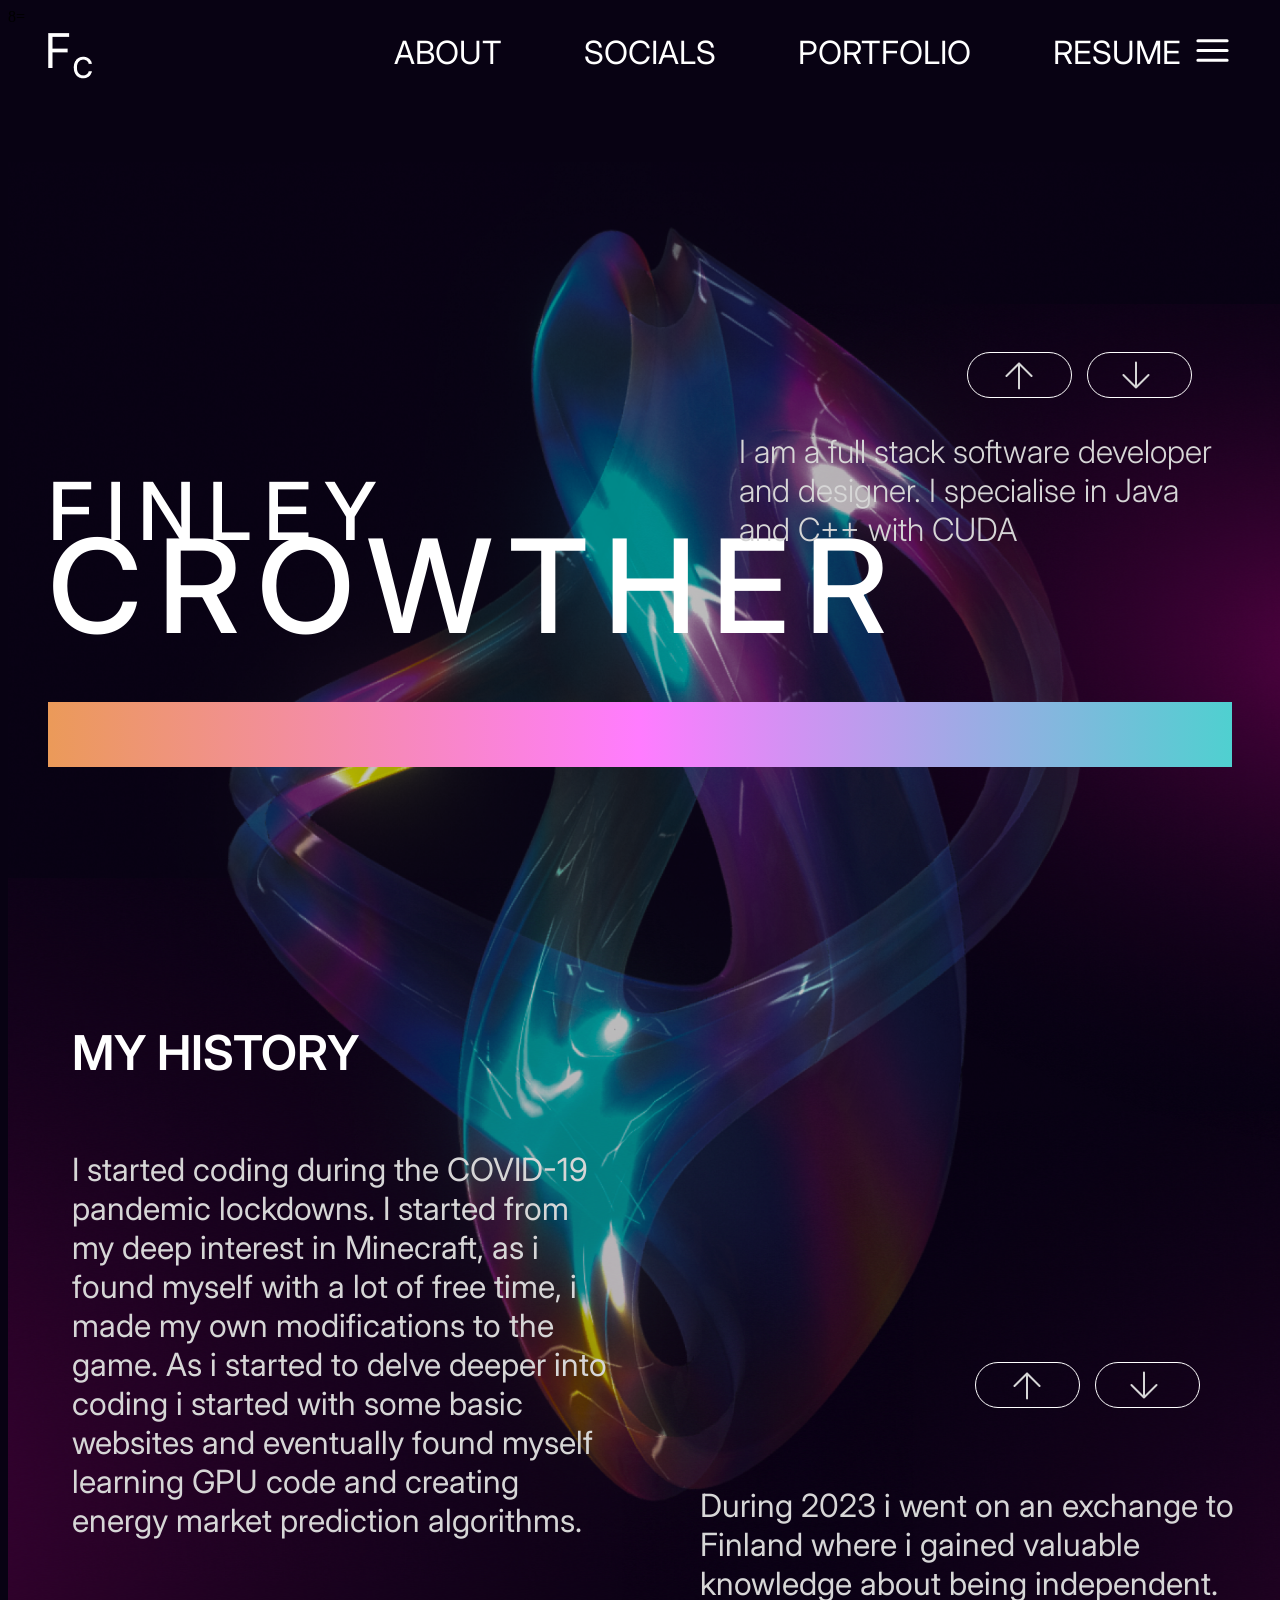
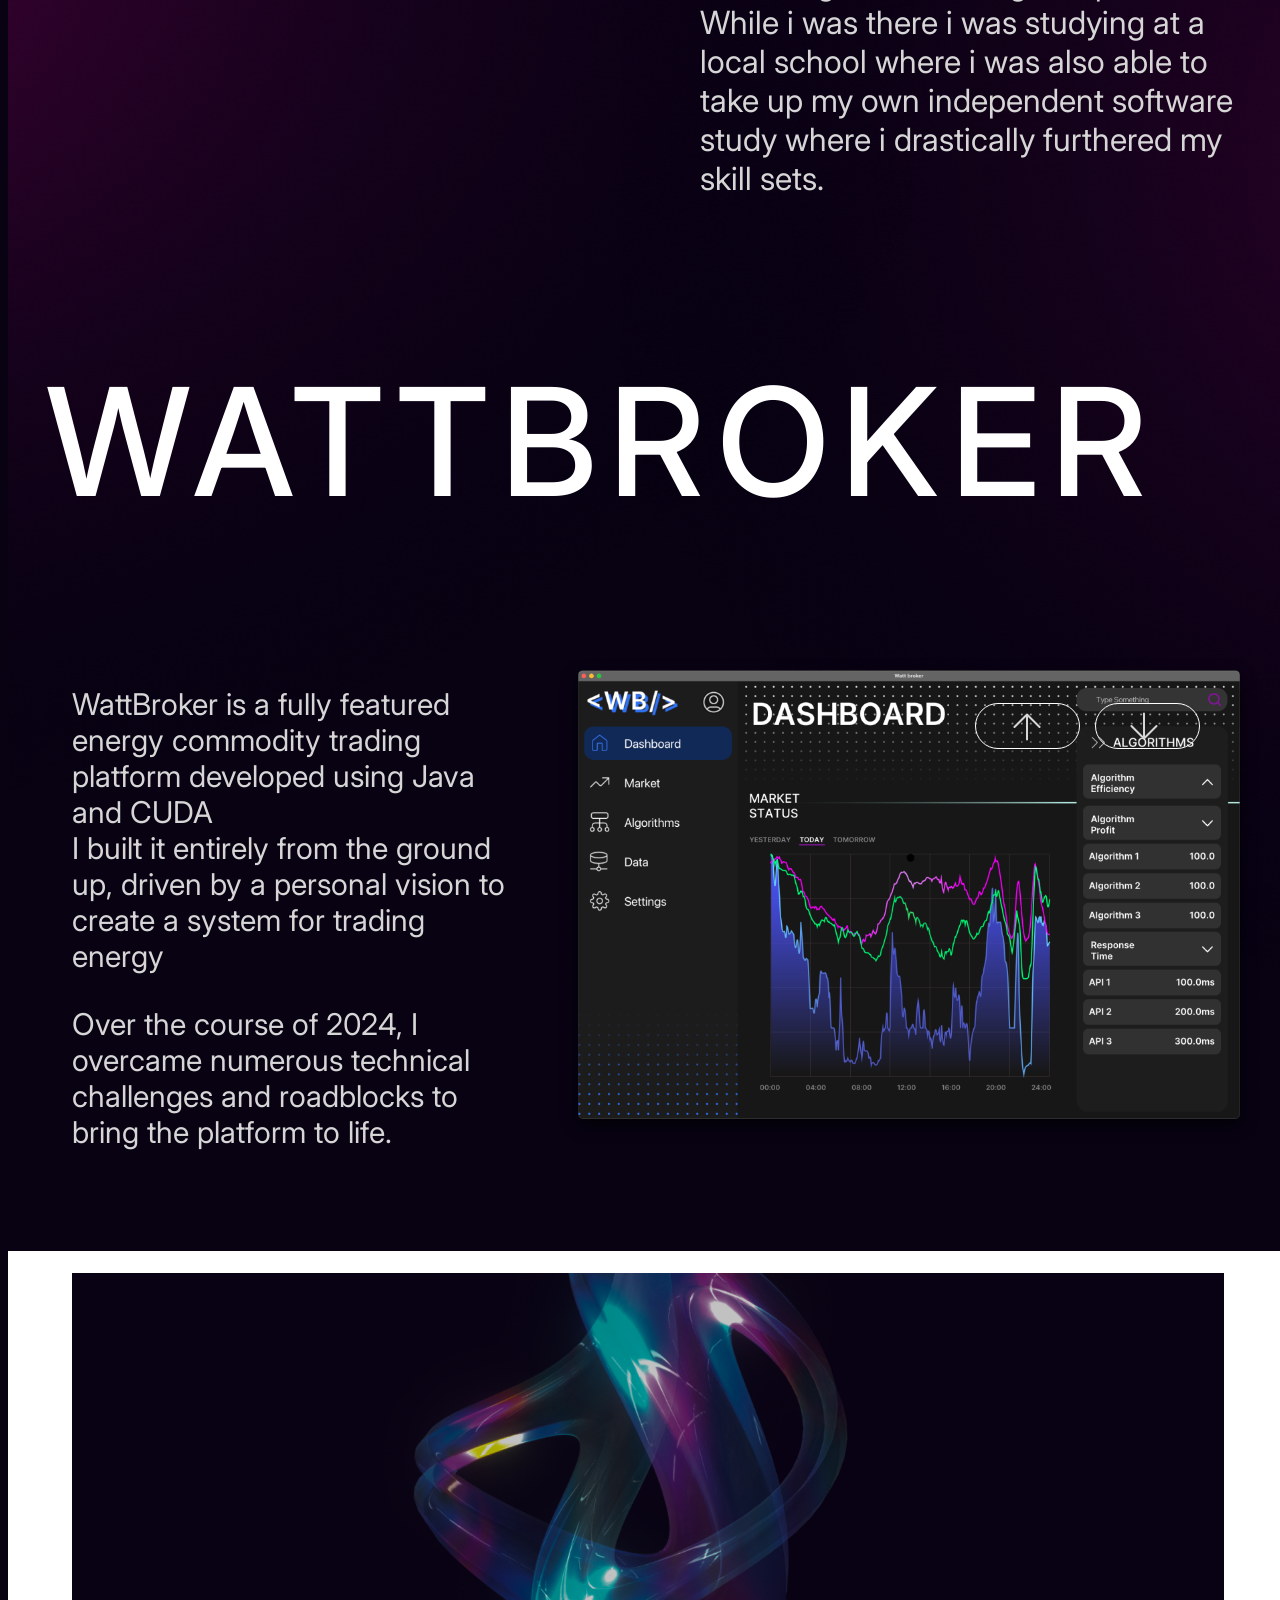
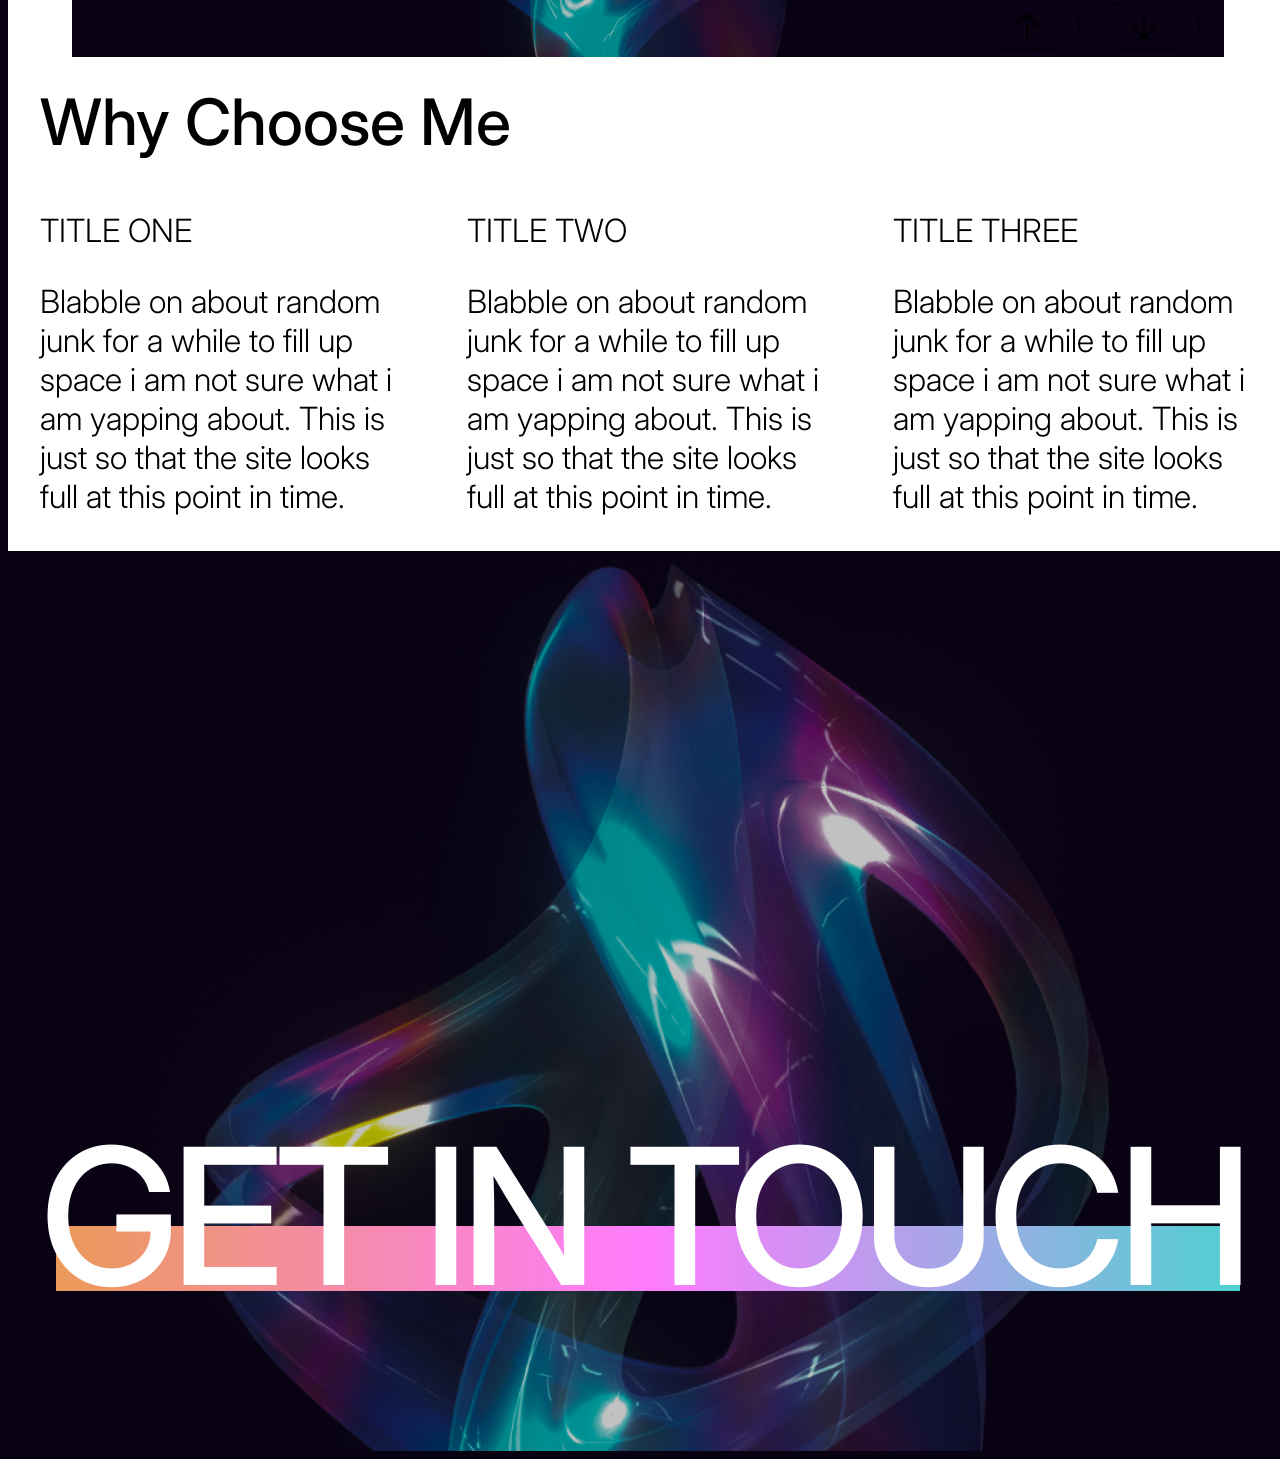
<file: index.html>
<!DOCTYPE HTML>
<html lang="en">8=
    <meta http-equiv="Content-Type" content="text/html; charset=UTF-8"/>
    <meta name="description" content="A portfolio website for Finley Crowther"/>
    <link rel="stylesheet" href="main.css">
    <script src="https://localhost:35729/livereload.js"></script>
    <script src="Main.js"></script>
    <script src="Menu.js"></script>
    <script src="arrows.js"></script>
    <link rel="icon" type="image/x-icon" href="images/FC.png">
</head>
<body class="background">
  <div class="menu-box" id="menu-box">
    <ul>
      <li><a href="index.html">HOME</a></li>
      <li><a href="HTML/About.html">ABOUT</a></li>
      <li><a href="HTML/Portfolio.html">PORTFOLIO</a></li>
      <li><a href="HTML/Socials.html">SOCIALS</a></li>
      <li><a href="HTML/Resume.html">RESUME</a></li>
      <li><a href="HTML/Hire.html">HIRE</a></li>
      <li><a href="HTML/help.html">HELP</a></li>
      <li><a href="HTML/testing.html">TESTING</a></li>
    </ul>
  </div>
<div class="scroll-container">
  <!-- <button onclick="invertColors();" style="position: fixed; top: 33px; left: 66px;">C</button> -->
    <div class="page-1">
        <div class="iconContainer">
            <img src="images/FC.png" width="44" height="46" class="icon" alt="FC icon">
        </div>
        <nav class="navbar">
            <ul>
                <li><a href="HTML/About.html">ABOUT</a></li>
                <li><a href="HTML/Socials.html">SOCIALS</a></li>
                <li><a href="HTML/Portfolio.html">PORTFOLIO</a></li>
                <li><a href="HTML/Resume.html">RESUME</a></li>
            </ul>
        </nav>
        <div id="menu-button" onclick="openMenu()">
        <svg class="hamburger-menu" xmlns="http://www.w3.org/2000/svg" width="39" height="39" viewBox="0 0 39 39"
             fill="none">
            <path id="hbm" d="M4.875 19.5H34.125M4.875 9.75H34.125M4.875 29.25H34.125" stroke="white" stroke-width="3"
                  stroke-linecap="round" stroke-linejoin="round"/>
        </svg>
        </div>
        <img class="BackgroundArt" src="images/BackgroundArt.png" width="1728px" height="1916px">
        <img class="text-background-1" src="images/text-background-1.png">
        <div class="gradient-bar" width="102rem" width="4.0625rem"></div>
        <h1 class="l-name">CROWTHER</h1>
        <h2 class="f-name">FINLEY</h2>
        <p class="about-text">
            I am a full stack software developer and designer. I specialise in Java and C++ with CUDA
        </p>
        <div class="left-arrow-1 left-arrow" onclick="scrollToBottom()">
            <svg class="rar" xmlns="http://www.w3.org/2000/svg" width="43" height="43" viewBox="0 0 43 43" fill="none">
                <path d="M34.0416 21.5H8.95825M8.95825 21.5L21.4999 34.0416M8.95825 21.5L21.4999 8.95831"
                      stroke="#D6D6D6" stroke-width="2" stroke-linecap="round" stroke-linejoin="round"/>
            </svg>
        </div>
        <div class="right-arrow-1 right-arrow" onclick="scrollDown()">
            <svg class="lar" xmlns="http://www.w3.org/2000/svg" width="43" height="43" viewBox="0 0 43 43" fill="none">
                <path d="M8.95841 21.5H34.0417M34.0417 21.5L21.5001 34.0416M34.0417 21.5L21.5001 8.95831"
                      stroke="#D6D6D6" stroke-width="2" stroke-linecap="round" stroke-linejoin="round"/>
            </svg>
        </div>
    </div>
    <div class="page-2">
        <img class="text-background-2" src="images/text-background-2.png">
        <h2 class="history">MY HISTORY</h2>
        <p class="history-content">

            I started coding during the COVID-19 pandemic lockdowns. I started from my deep interest in Minecraft, as i
            found myself with a lot of free time, i made my own modifications to the game.
            As i started to delve deeper into coding i started with some basic websites and eventually found myself
            learning GPU code and creating energy market prediction algorithms.

        </p>
        <img class="text-background-3" src="images/text-background-3.png">
        <div class="left-arrow-2 left-arrow" onclick="scrollUp()">
            <svg class="rar" xmlns="http://www.w3.org/2000/svg" width="43" height="43" viewBox="0 0 43 43" fill="none">
                <path d="M34.0416 21.5H8.95825M8.95825 21.5L21.4999 34.0416M8.95825 21.5L21.4999 8.95831"
                      stroke="#D6D6D6" stroke-width="2" stroke-linecap="round" stroke-linejoin="round"/>
            </svg>
        </div>
        <div class="right-arrow-2 right-arrow" onclick="scrollDown()">
            <svg class="lar" xmlns="http://www.w3.org/2000/svg" width="43" height="43" viewBox="0 0 43 43" fill="none">
                <path d="M8.95841 21.5H34.0417M34.0417 21.5L21.5001 34.0416M34.0417 21.5L21.5001 8.95831"
                      stroke="#D6D6D6" stroke-width="2" stroke-linecap="round" stroke-linejoin="round"/>
            </svg>
        </div>

        <p class="about-text-2">
            During 2023 i went on an exchange to Finland where i gained valuable knowledge about being independent.
            While i was there i was studying at a local school where i was also able to take up my own independent
            software study where i drastically furthered my skill sets.
        </p>
    </div>
    <div class="page-3">
        <h2 class="project-title">WATTBROKER</h2>
        <div class="project-container">
            <p class="project-paragraph-1">WattBroker is a fully featured energy commodity trading platform developed
                using Java and CUDA</p>
            <p class="project-paragraph-2">I built it entirely from the ground up, driven by a personal vision to
                create a system for trading energy </p>
            <p class="project-paragraph-3">Over the course of 2024, I overcame numerous technical challenges and
                roadblocks to bring the platform to life.</p>
        </div>
        <img class="wb-image" src="images/wb.png" alt="Screenshot of the wattbroker application">
        <!-- <img class="text-background-4" src="../images/text-background-4.png"/> -->
        <div class="left-arrow-1 arr3 left-arrow" onclick="scrollUp()">
            <svg class="rar" xmlns="http://www.w3.org/2000/svg" width="43" height="43" viewBox="0 0 43 43" fill="none">
                <path d="M34.0416 21.5H8.95825M8.95825 21.5L21.4999 34.0416M8.95825 21.5L21.4999 8.95831"
                      stroke="#D6D6D6" stroke-width="2" stroke-linecap="round" stroke-linejoin="round"/>
            </svg>
        </div>
        <div class="right-arrow-1 arr3 right-arrow" onclick="scrollDown()">
            <svg class="lar" xmlns="http://www.w3.org/2000/svg" width="43" height="43" viewBox="0 0 43 43" fill="none">
                <path d="M8.95841 21.5H34.0417M34.0417 21.5L21.5001 34.0416M34.0417 21.5L21.5001 8.95831"
                      stroke="#D6D6D6" stroke-width="2" stroke-linecap="round" stroke-linejoin="round"/>
            </svg>
        </div>
    </div>
    <div class="page-4">
        <img class="p4-art" src="images/p4-art.png"/>
        <h2 class="why-choose">Why Choose Me</h2>
        <div class="why-choose-content-paragraphs">
            <div class="wcc-group-1">
                <h3 class="title-one title-light">TITLE ONE</h3>
                <p class="paragraph-one paragraph-light">Blabble on about random junk for a while to fill up space i am not sure
                    what i am yapping about. This is just so that the site looks full at this point in time.</p>
            </div>
            <div class="wcc-group-2">
                <h3 class="title-two title-light">TITLE TWO</h3>
                <p class="paragraph-two paragraph-light">Blabble on about random junk for a while to fill up space i am not sure
                    what i am yapping about. This is just so that the site looks full at this point in time.</p>
            </div>
            <div class="wcc-group-3">
                <h3 class="title-three title-light">TITLE THREE</h3>
                <p id="light-pg" class="paragraph-three paragraph-light">Blabble on about random junk for a while to fill up space i am not sure
                    what i am yapping about. This is just so that the site looks full at this point in time.</p>
            </div>
        </div>
        <div class="left-arrow-1 arr4 left-arrow" onclick="scrollUp()">
            <svg class="rar" xmlns="http://www.w3.org/2000/svg" width="43" height="43" viewBox="0 0 43 43" fill="none">
                <path d="M34.0416 21.5H8.95825M8.95825 21.5L21.4999 34.0416M8.95825 21.5L21.4999 8.95831"
                  stroke="#000" stroke-width="2" stroke-linecap="round" stroke-linejoin="round"/>
            </svg>
        </div>
        <div class="right-arrow-1 arr4 right-arrow" onclick="scrollDown()">
            <svg class="lar" xmlns="http://www.w3.org/2000/svg" width="43" height="43" viewBox="0 0 43 43" fill="none">
                <path d="M8.95841 21.5H34.0417M34.0417 21.5L21.5001 34.0416M34.0417 21.5L21.5001 8.95831"
                      stroke="#000" stroke-width="2" stroke-linecap="round" stroke-linejoin="round"/>
            </svg>
        </div>
    </div>
    <div class="page-5">
    <img src="images/BackgroundArt-2.png" class="background-image-2" alt="Background image art for the get in touch page"/>
    <div class="gb-2 gradient-bar" width="102rem" width="4.0625rem"></div>
    <h2 class="get-in-touch-text">GET IN TOUCH</h2>
    <div class="footer"></div>
    </div>
</div>
</body>
<script>

</script>
</html>
</file>
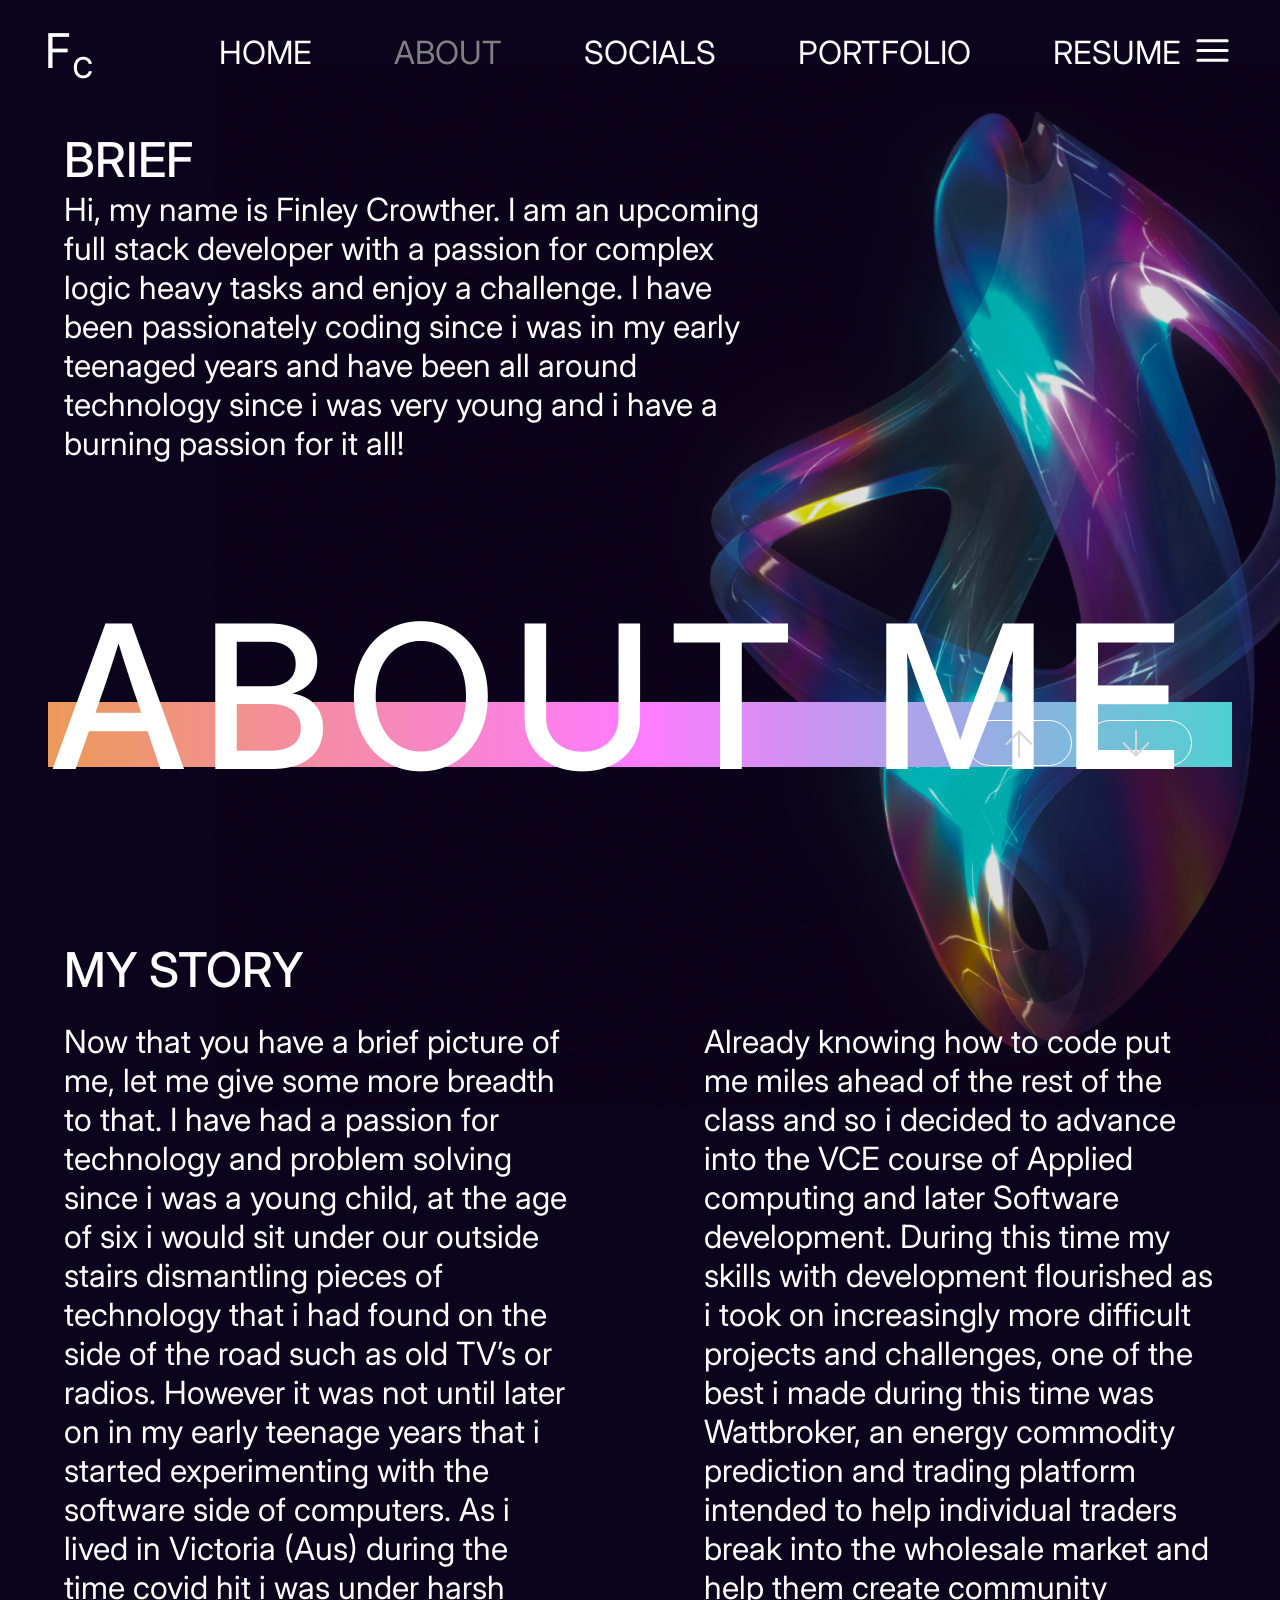
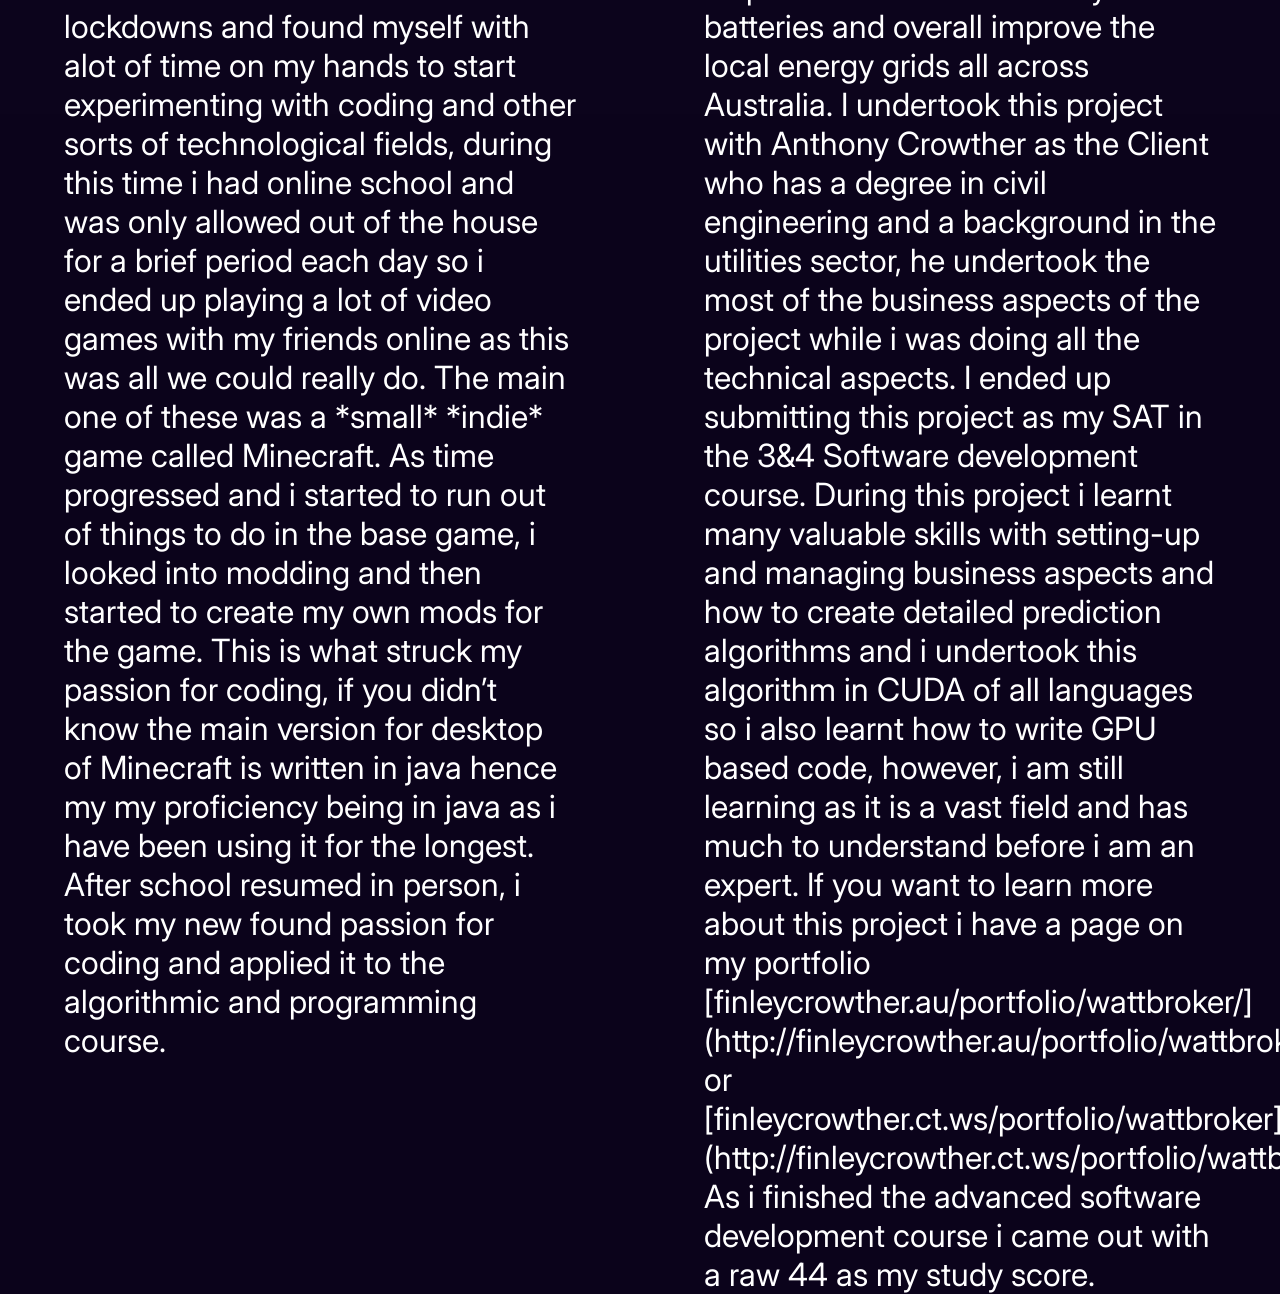
<file: HTML/About.html>
<!DOCTYPE html>
<html lang="en">
<head>
    <meta charset="UTF-8">
    <title>About</title>
    <style>html{display: none} body{background-color: rgb(11,3,27)}</style>
    <meta http-equiv="Content-Type" content="text/html; charset=UTF-8"/>
    <meta name="description" content="A portfolio website for Finley Crowther"/>
    <link rel="stylesheet" href="../main.css">
    <link rel="stylesheet" href="../css/about.css">
    <script src="https://localhost:35729/livereload.js"></script>
    <script src="../Menu.js"></script>
    <script src="../arrows.js"></script>
    <link rel="icon" type="image/x-icon" href="images/FC.png">
</head>
<body class="background">
<div class="menu-box" id="menu-box">
    <ul>
        <li><a href="../index.html">HOME</a></li>
        <li><a href="About.html">ABOUT</a></li>
        <li><a href="Portfolio.html">PORTFOLIO</a></li>
        <li><a href="Socials.html">SOCIALS</a></li>
        <li><a href="Resume.html">RESUME</a></li>
        <li><a href="Hire.html">HIRE</a></li>
        <li><a href="help.html">HELP</a></li>
        <li><a href="testing.html">TESTING</a></li>
    </ul>
</div>
<div class="scroll-container">
    <!-- <button onclick="invertColors();" style="position: fixed; top: 33px; left: 66px;">C</button> -->
        <div class="iconContainer">
            <a href="../index.html"><img src="images/FC.png" width="44" height="46" class="icon" alt="FC icon"></a>
        </div>
        <nav class="navbar">
            <ul>
                <li><a href="../index.html">HOME</a></li> <!--Remove current tab from list to have an easy way back-->
                <li><a class="disabled">ABOUT</a></li>
                <li><a href="Socials.html">SOCIALS</a></li>
                <li><a href="Portfolio.html">PORTFOLIO</a></li>
                <li><a href="Resume.html">RESUME</a></li>
            </ul>
        </nav>
        <div id="menu-button" onclick="openMenu()">
            <svg class="hamburger-menu" xmlns="http://www.w3.org/2000/svg" width="39" height="39" viewBox="0 0 39 39"
                 fill="none">
                <path id="hbm" d="M4.875 19.5H34.125M4.875 9.75H34.125M4.875 29.25H34.125" stroke="white" stroke-width="3"
                      stroke-linecap="round" stroke-linejoin="round"/>
            </svg>
        </div>
    <img src="../images/ABOUT_Bakground_art.png" alt="Background Art" class="background-about">
    <div class="gradient-bar"></div>
    <h1 class="about-me-title">ABOUT ME</h1>
    <h2 class="abt-h2 brief">BRIEF</h2>
    <p class="abt-p about-brief"> Hi, my name is Finley Crowther. I am an upcoming full stack developer with a passion for complex logic heavy tasks and enjoy a challenge. I have been passionately coding since i was in my early teenaged years and have been all around technology since i was very young and i have a burning passion for it all!</p>
    <div class="left-arrow-2 left-arrow abt-arr" onclick="scrollToBottom()">
        <svg class="rar" xmlns="http://www.w3.org/2000/svg" width="43" height="43" viewBox="0 0 43 43" fill="none">
            <path d="M34.0416 21.5H8.95825M8.95825 21.5L21.4999 34.0416M8.95825 21.5L21.4999 8.95831"
                  stroke="#D6D6D6" stroke-width="2" stroke-linecap="round" stroke-linejoin="round"/>
        </svg>
    </div>
    <div class="right-arrow-2 right-arrow abt-arr" onclick="scrollDown()">
        <svg class="lar" xmlns="http://www.w3.org/2000/svg" width="43" height="43" viewBox="0 0 43 43" fill="none">
            <path d="M8.95841 21.5H34.0417M34.0417 21.5L21.5001 34.0416M34.0417 21.5L21.5001 8.95831"
                  stroke="#D6D6D6" stroke-width="2" stroke-linecap="round" stroke-linejoin="round"/>
        </svg>
    </div>
    <h2 class="abt-h2 my-story">MY STORY</h2>
    <p class="abt-p my-story-1"> Now that you have a brief picture of me, let me give some more breadth to that. I have had a passion for technology and problem solving since i was a young child, at the age of six i would sit under our outside stairs dismantling pieces of technology that i had found on the side of the road such as old TV’s or radios. However it was not until later on in my early teenage years that i started experimenting with the software side of computers.

        As i lived in Victoria (Aus) during the time covid hit i was under harsh lockdowns and found myself with alot of time on my hands to start experimenting with coding and other sorts of technological fields, during this time i had online school and was only allowed out of the house for a brief period each day so i ended up playing a lot of video games with my friends online as this was all we could really do. The main one of these was a *small* *indie* game called Minecraft.

        As time progressed and i started to run out of things to do in the base game, i looked into modding and then started to create my own mods for the game. This is what struck my passion for coding, if you didn’t know the main version for desktop of Minecraft is written in java hence my my proficiency being in java as i have been using it for the longest. After school resumed in person, i took my new found passion for coding and applied it to the algorithmic and programming course.</p>
    <p class="abt-p my-story-2"> Already knowing how to code put me miles ahead of the rest of the class and so i decided to advance into the VCE course of Applied computing and later Software development. During this time my skills with development flourished as i took on increasingly more difficult projects and challenges, one of the best i made during this time was Wattbroker, an energy commodity prediction and trading platform intended to help individual traders break into the wholesale market and help them create community batteries and overall improve the local energy grids all across Australia.

        I undertook this project with Anthony Crowther as the Client who has a degree in civil engineering and a background in the utilities sector, he undertook the most of the business aspects of the project while i was doing all the technical aspects. I ended up submitting this project as my SAT in the 3&4 Software development course. During this project i learnt many valuable skills with setting-up and managing business aspects and how to create detailed prediction algorithms and i undertook this algorithm in CUDA of all languages so i also learnt how to write GPU based code, however, i am still learning as it is a vast field and has much to understand before i am an expert. If you want to learn more about this project i have a page on my portfolio [finleycrowther.au/portfolio/wattbroker/](http://finleycrowther.au/portfolio/wattbroker/about) or [finleycrowther.ct.ws/portfolio/wattbroker](http://finleycrowther.ct.ws/portfolio/wattbroker). As i finished the advanced software development course i came out with a raw 44 as my study score.</p>
</div>
</body>
</html>
</file>
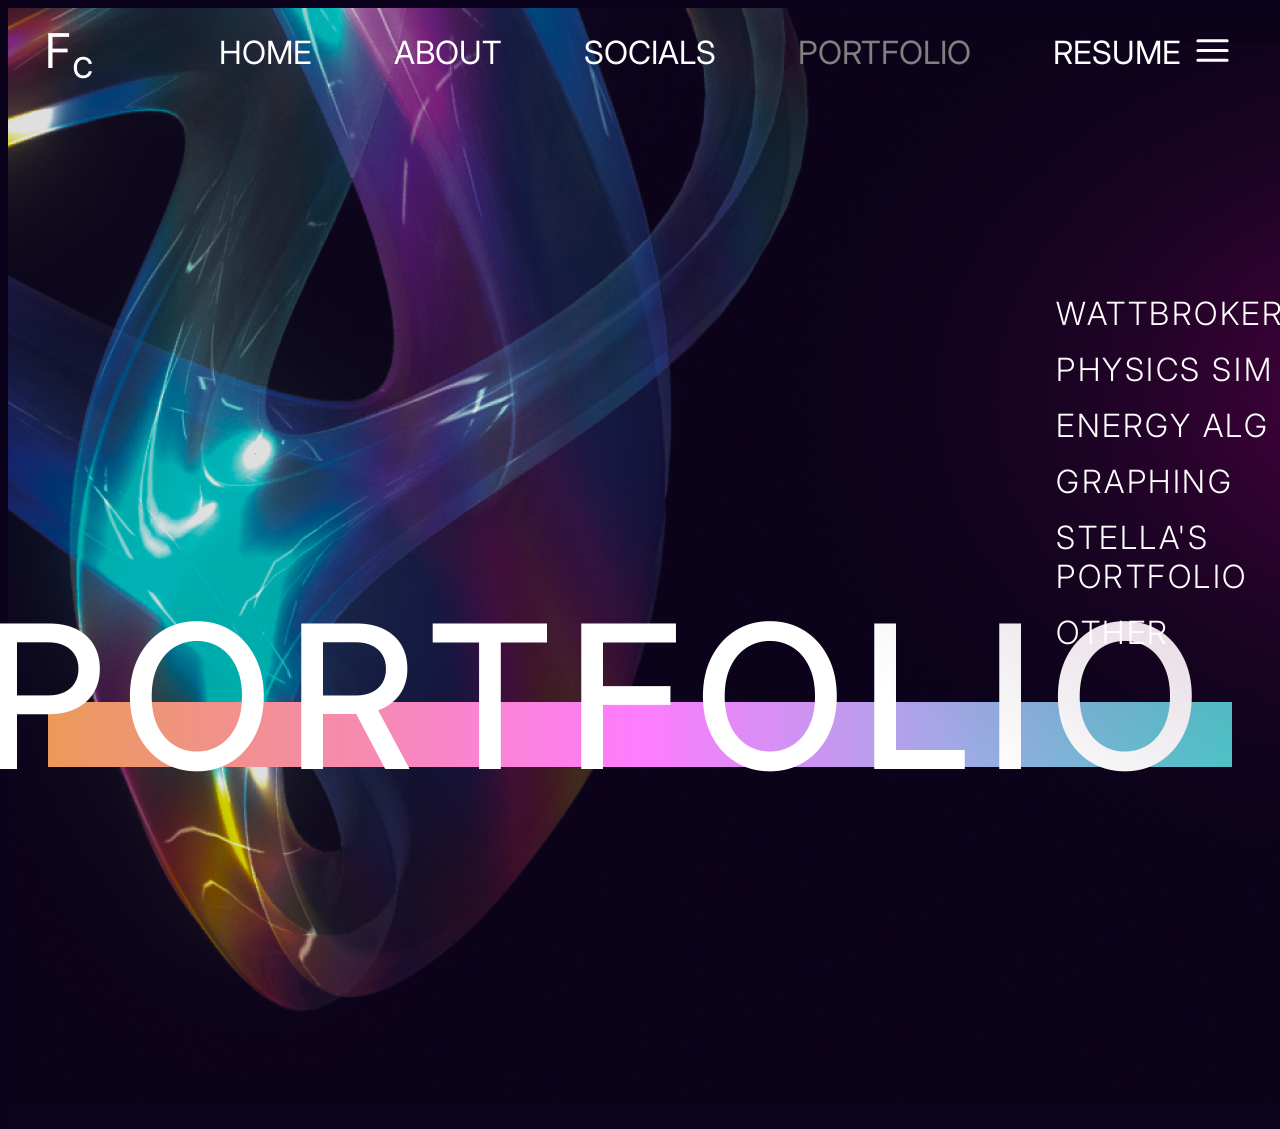
<file: HTML/Portfolio.html>
<!DOCTYPE html>
<html lang="en">
<head>
    <meta charset="UTF-8">
    <title>Portfolio</title>
    <style>html{display: none}</style>
    <meta http-equiv="Content-Type" content="text/html; charset=UTF-8"/>
    <meta name="description" content="A portfolio website for Finley Crowther"/>
    <link rel="stylesheet" href="../main.css">
    <link rel="stylesheet" href="../css/portfolio.css">
    <script src="https://localhost:35729/livereload.js"></script>
    <script src="../Menu.js"></script>
    <link rel="icon" type="image/x-icon" href="images/FC.png">
</head>
<body class="background">
<div class="menu-box" id="menu-box">
    <ul>
        <li><a href="../index.html">HOME</a></li>
        <li><a href="About.html">ABOUT</a></li>
        <li><a href="Portfolio.html">PORTFOLIO</a></li>
        <li><a href="Socials.html">SOCIALS</a></li>
        <li><a href="Resume.html">RESUME</a></li>
        <li><a href="Hire.html">HIRE</a></li>
        <li><a href="help.html">HELP</a></li>
        <li><a href="testing.html">TESTING</a></li>
    </ul>
</div>
<div class="scroll-container">
    <!-- <button onclick="invertColors();" style="position: fixed; top: 33px; left: 66px;">C</button> -->
    <div class="page-1">
        <div class="iconContainer">
            <a href="../index.html"><img src="images/FC.png" width="44" height="46" class="icon" alt="FC icon"></a>
        </div>
        <nav class="navbar">
            <ul>
                <li><a href="../index.html">HOME</a></li> <!--Remove current tab from list to have an easy way back-->
                <li><a href="About.html">ABOUT</a></li>
                <li><a href="Socials.html">SOCIALS</a></li>
                <li><a class="disabled">PORTFOLIO</a></li>
                <li><a href="Resume.html">RESUME</a></li>
            </ul>
        </nav>
        <div id="menu-button" onclick="openMenu()">
            <svg class="hamburger-menu" xmlns="http://www.w3.org/2000/svg" width="39" height="39" viewBox="0 0 39 39"
                 fill="none">
                <path id="hbm" d="M4.875 19.5H34.125M4.875 9.75H34.125M4.875 29.25H34.125" stroke="white" stroke-width="3"
                      stroke-linecap="round" stroke-linejoin="round"/>
            </svg>
        </div>
        <img class="portfolio-background" src="../images/PORTFOLIO_BACKGROUND.png" alt="background image for the portfolio page">
        <div class="gradient-bar" width="102rem" width="4.0625rem"></div>
        <h1 class="portfolio-title">PORTFOLIO</h1>
        <ul class="portfolio-list">
            <li><a href="./portfolio/wattbroker.html">WATTBROKER</a></li>
            <li><a href="./portfolio/PhysicsSim.html">PHYSICS SIM</a></li>
            <li><a href="./portfolio/EnergyAlgorithm.html">ENERGY ALG</a></li>
            <li><a href="./portfolio/GraphingClac.html">GRAPHING</a></li>
            <li><a href="http://stellaphotography.ct.ws">STELLA'S PORTFOLIO</a></li>
            <li><a href="./portfolio/Other.html">OTHER</a></li>
        </ul>
<!--        <div class="after-portfolio-lines">-->
<!--            <hr class="line-after-text l1">-->
<!--            <hr class="line-after-text l2">-->
<!--            <hr class="line-after-text l3">-->
<!--            <hr class="line-after-text l4">-->
<!--            <hr class="line-after-text l5">-->
<!--            <hr class="line-after-text l6">-->
<!--        </div>-->
        <img class="portfolio-text-background-1" src="../images/Portfolio-list-bg.svg" alt="background image for the text">
    </div>
</div>
</body>
</html>
</file>
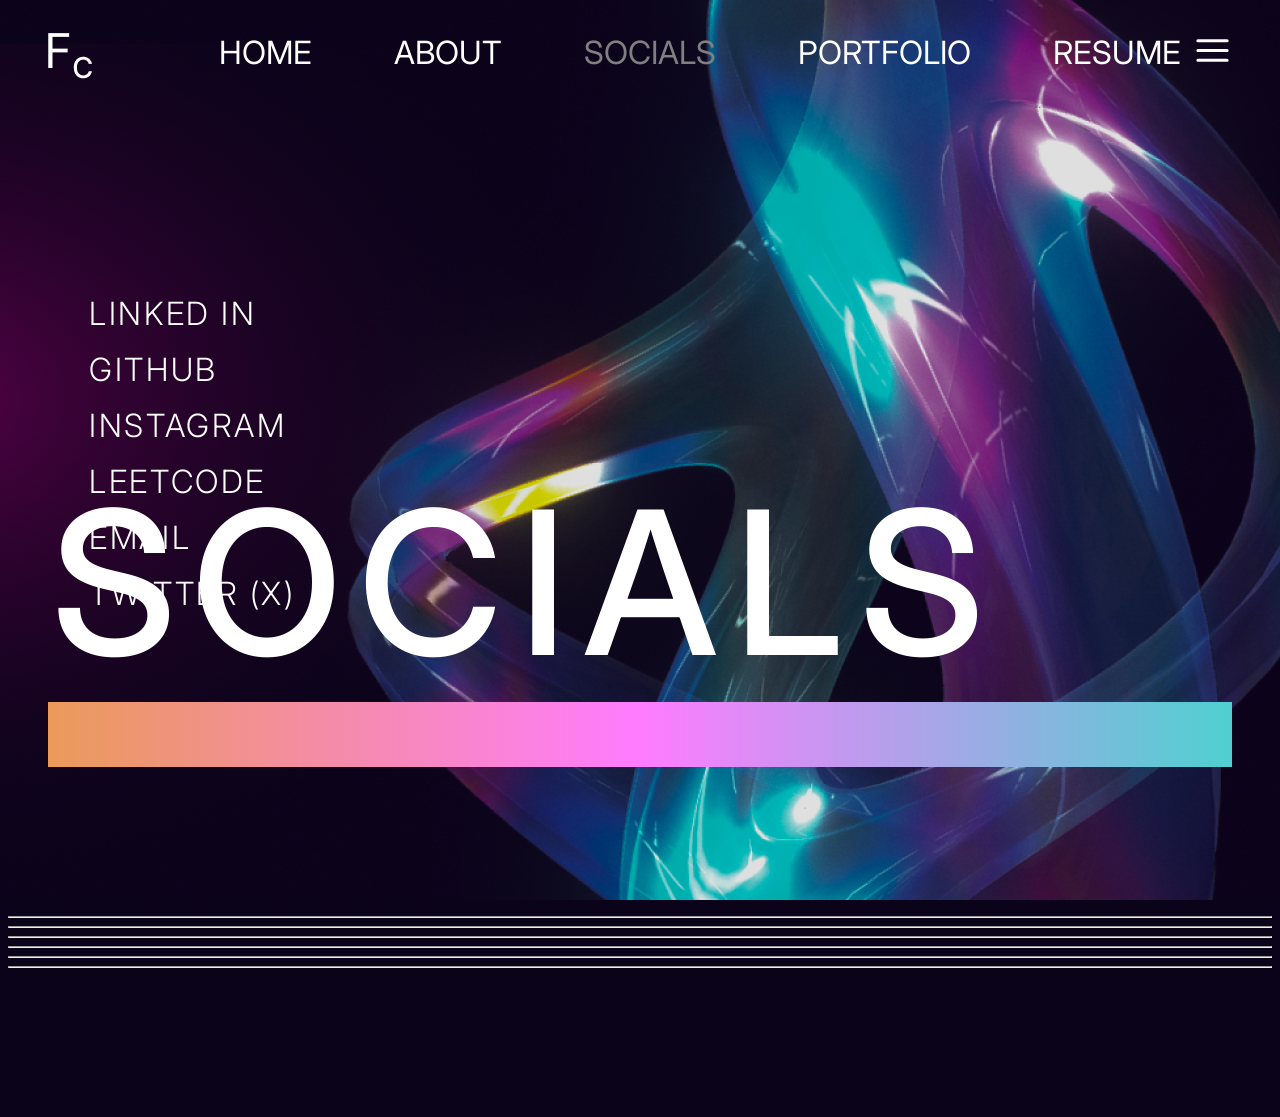
<file: HTML/Socials.html>
<!DOCTYPE html>
<html lang="en">
<head>
    <meta charset="UTF-8">
    <title>Contact</title>
    <style>html{display: none}</style>
    <meta http-equiv="Content-Type" content="text/html; charset=UTF-8"/>
    <meta name="description" content="A portfolio website for Finley Crowther"/>
    <link rel="stylesheet" href="../main.css">
    <link rel="stylesheet" href="../css/socials.css"/>
    <script src="https://localhost:35729/livereload.js"></script>
    <script src="../Menu.js"></script>
    <link rel="icon" type="image/x-icon" href="images/FC.png">
</head>
<body class="background">
<div class="menu-box" id="menu-box">
    <ul>
        <li><a href="../index.html">HOME</a></li>
        <li><a href="About.html">ABOUT</a></li>
        <li><a href="Portfolio.html">PORTFOLIO</a></li>
        <li><a href="Socials.html">SOCIALS</a></li>
        <li><a href="Resume.html">RESUME</a></li>
        <li><a href="Hire.html">HIRE</a></li>
        <li><a href="help.html">HELP</a></li>
        <li><a href="testing.html">TESTING</a></li>
    </ul>
</div>
<div class="scroll-container">
    <!-- <button onclick="invertColors();" style="position: fixed; top: 33px; left: 66px;">C</button> -->
    <div class="page-1">
        <div class="iconContainer">
            <a href="../index.html"><img src="images/FC.png" width="44" height="46" class="icon" alt="FC icon"></a>
        </div>
        <nav class="navbar">
            <ul>
                <li><a href="../index.html">HOME</a></li> <!--Remove current tab from list to have an easy way back-->
                <li><a href="About.html">ABOUT</a></li>
                <li><a class="disabled">SOCIALS</a></li>
                <li><a href="Portfolio.html">PORTFOLIO</a></li>
                <li><a href="Resume.html">RESUME</a></li>
            </ul>
        </nav>
        <div id="menu-button" onclick="openMenu()">
            <svg class="hamburger-menu" xmlns="http://www.w3.org/2000/svg" width="39" height="39" viewBox="0 0 39 39"
                 fill="none">
                <path id="hbm" d="M4.875 19.5H34.125M4.875 9.75H34.125M4.875 29.25H34.125" stroke="white" stroke-width="3"
                      stroke-linecap="round" stroke-linejoin="round"/>
            </svg>
        </div>
    </div>
    <div class="content">
        <img class="background-socials" src="../images/socials_background.png" width="1728" height="1117" alt="background image for the socials page">
        <ul class="socials-list">
            <li><a href="https://www.linkedin.com/in/finley-crowther-b5126a254?utm_source=share&utm_campaign=share_via&utm_content=profile&utm_medium=android_app">LINKED IN</a></li>
            <li><a href="https://github.com/xKronos58">GITHUB</a></li>
            <li><a href="https://www.instagram.com/_finleycrowther/profilecard/?igsh=MWZuMW1meWtoZmdrNw==">INSTAGRAM</a></li>
            <li><a href="https://leetcode.com/u/finleycrowther/">LEETCODE</a></li>
            <li><a href="mailto:finleycrowther@outlook.com">EMAIL</a></li>
            <li><a href="x.html">TWITTER (X)</a></li>
        </ul>
        <div class="after-socials-line">
            <hr class="line-after-text l1">
            <hr class="line-after-text l2">
            <hr class="line-after-text l3">
            <hr class="line-after-text l4">
            <hr class="line-after-text l5">
            <hr class="line-after-text l6">
        </div>
        <img class="socials-text-background-1" src="../images/socials_text_bg.svg" alt="background image for the text">
        <div class="gradient-bar" width="102rem" width="4.0625rem"></div>
        <h1 class="socials-heading">SOCIALS</h1>
    </div>
</div>

</body>
</html>
</file>
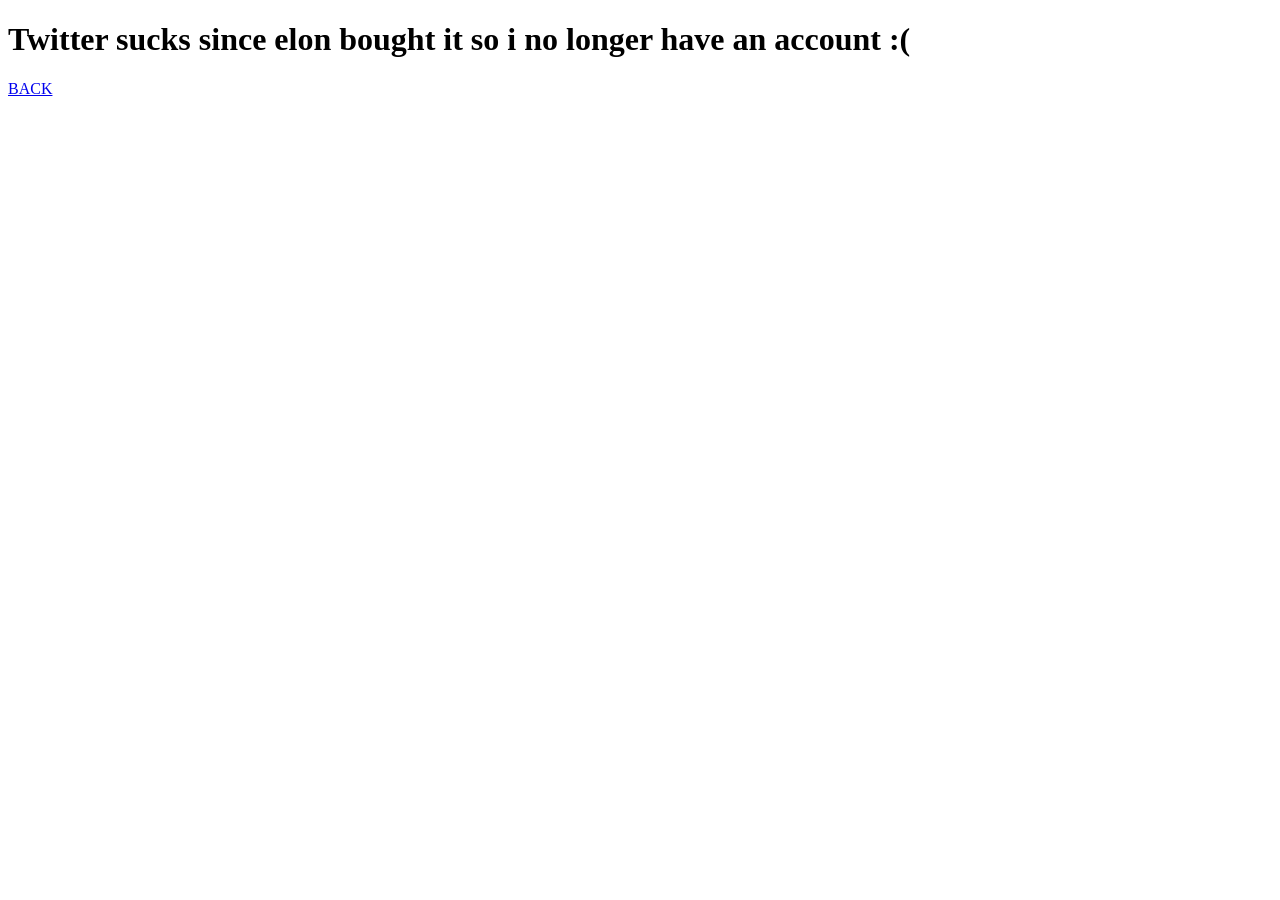
<file: HTML/x.html>
<!DOCTYPE html>
<html lang="en">
<head>
    <meta charset="UTF-8">
    <title>x</title>
</head>
<body>
    <h1>Twitter sucks since elon bought it so i no longer have an account :(</h1>
<a href="Socials.html">BACK</a>
</body>
</html>
</file>
<file: main.css>
@import url('https://fonts.googleapis.com/css2?family=Inter:ital,opsz,wght@0,14..32,100..900;1,14..32,100..900&display=swap');

html {
    display: block;
}

* {
    transition: transform 0.5s ease;
    -ms-overflow-style: none;  /* Internet Explorer 10+ */
    scrollbar-width: none;  /* Firefox */
}

*::-webkit-scrollbar { display: none; }

.inter-semiBold {
            font-family: "Inter", sans-serif;
            font-optical-sizing: auto;
            font-weight: 600;
            font-style: normal;
        }


body {
    overflow-x: hidden;
    background-color: #080213;
}

.background {
    background-color: #080213;
}

.icon {
    display: flex;
    position: fixed;
    top: 33px;
    left: 3.75%;
    z-index: 100;
    transition: transform 0.5s ease;
}

.icon-container { 
    transition: transform 0.5s ease;
}

nav { 
    display: flex;
    justify-content: flex-end;
    position: fixed; /* Use absolute positioning */
    top: 33px; /* 33px from the top */
    right: 7.75%; /* 152px from the right */
    width: auto; /* Ensure width adapts to content */
    margin: 0; /* Remove any default margin */
    z-index: 100;
}

nav a {
    font-family: Inter;
    font-size: 32px;
    color: #FFF;
    font-style: normal;
    font-weight: 400;
    line-height: normal;
    text-decoration: none;
    transition: color 0.3s ease;
    position: relative;
    display: inline-block; /* Ensure the element can be transformed */
    transition: transform 0.5s ease; /* Apply transition on transform */
    transform: translateY(0); /* Set initial transform state */
}

nav li {
    position: relative;
}

nav a:hover:not(.disabled) {
    text-decoration: underline;
    transform: translateY(5px);
}


nav ul {
    list-style: none;
    display: flex;
    gap: 82px;
    margin: 0;
    padding: 0;
}

/* Underline effect with animation */
nav a::after {
    content: '';
    position: absolute;
    width: 100%;
    height: 2px; /* Thickness of the underline */
    background-color: white;
    bottom: -4px; /* Position the underline just below the text */
    left: 0;
    transform: scaleX(0); /* Initially, the underline is hidden */
    transform-origin: right; /* Start the animation from the right */
    transition: transform 0.3s ease; /* Animation duration and easing */
    opacity: 0; /* Initially invisible */
    transition: transform 0.3s ease, opacity 0.3s ease; /* Add opacity transition */
}

        /* Hover effect */
nav a:hover::after {
    transform: scaleX(1); /* Expand the underline to full width */
    transform-origin: left; /* Animate from left to right */
    opacity: 1; /* Fade in the underline */
}

.hamburger-menu { 
    position: fixed;
    right: 3.75%;
    top: 31px;
    z-index: 100;
    transition: transform 0.5s ease;
}
.BackgroundArt {
    display: block; /* Treat the image as a block element */
    margin-left: auto;
    margin-right: auto;
    position: relative; /* Allows for controlled positioning */
    top: 136px; /* Keeps the image offset from the top */
    width: 100%; /* Ensures it stretches across the width */
    height: auto; /* Maintains aspect ratio */
    max-height: 2100px; /* Optional: Limit height relative to viewport */
    object-fit: cover; /* Ensures the image fills the container while cropping sides */
    overflow-x: hidden; /* Hides the edges that exceed the container */
}

.text-background-1 {
    width: 44.125rem;
    height: 69.5625rem;
    flex-shrink: 0;
    position:absolute;
    right: -2.1rem;
    top: 19rem;
}

.gradient-bar {
    width: 92.5%;
    height: 4.0625rem;
    flex-shrink: 0;
    background: linear-gradient(90deg, #EB9A59 0%, #FF7CFF 50%, #4FD0D0 100%);
    position: absolute; /* Position relative to the parent container */
    top: 78%; /* 62.8rem from the top of the parent container */
    left: 50%; /* Center horizontally */
    transform: translateX(-50%); /* Adjust to ensure it's centered */
}

.l-name {
    color: #FFF;
    font-family: Inter;
    font-size: calc(65vw / 6.4);
    font-style: normal;
    font-weight: 500;
    line-height: normal;
    letter-spacing: 1rem;
    position: absolute;
    bottom: 10%;
    left:3.75%;
    height: 216px;
    vertical-align: bottom;
}

.f-name {
    color: #FFF;
    font-family: Inter;
    font-size: calc(40vw / 6.4);
    font-style: normal;
    font-weight: 500;
    line-height: normal;
    letter-spacing: 0.8125rem;

    padding-bottom: 2rem;

    position: absolute;
    bottom: 27%;
    left: 3.75%;
}

.about-text {
    color: var(--Light_White, #D6D6D6);
    font-family: Inter;
    font-size: 2rem;
    font-style: normal;
    font-weight: 300;
    line-height: normal;
    width: 30.8125rem;

    position:absolute;
    top:31.81rem;
    right:3.75%;
}

.left-arrow-1 {
    width: 6.4375rem;
    height: 2.75rem;
    border-radius: 1.875rem;
    border: 1px solid #FFF;
    flex-shrink: 0;

    position: absolute;
    top: 27.46rem;
    right:13rem;
    transition: transform 0.5s ease;
}

.rar {
    padding-left: 0.69rem;
    position: relative;
    top: -0.25rem;
    left: 1.5rem;
    rotate: 90deg;
}

.lar {
    padding-left: 3.06rem;
    position: relative;
    top: -1.5rem;
    left: 0.1rem;
    rotate: 90deg;
}

.right-arrow-1 {
    width: 6.4375rem;
    height: 2.75rem;
    border-radius: 1.875rem;
    border: 1px solid #FFF;
    flex-shrink: 0;

    position: absolute;
    top: 27.46rem;
    right: 5.5rem;
    transition: transform 0.5s ease;
}

.right-arrow:hover {
    transform: translate(0.5rem)
}

.left-arrow:hover {
    transform: translate(-0.5rem);
}

.page-1 {
    width:100vw;
    height:100vh;
}

.page-2 {
    width: 100vw;
    height: 100vh;
    position:relative;
    top:0;
}

.page-3 {
    width: 100vw;
    height: 100vh;
    position: relative;
    top: 0;
}

.text-background-2 {
    width: 56.625rem;
    height: 121.8125rem;
    flex-shrink: 0;

    position: relative;
    top:-3rem;
}

.history {
    width: 27.4375rem;
    height: 4.9375rem;
    flex-shrink: 0;
    color: #FFF;
    font-family: Inter;
    font-size: 3rem;
    font-style: normal;
    font-weight: 600;
    line-height: normal;
    position: absolute;
    top: 3.56rem;
    left: 4rem;
}

.history-content {
    width: 33.75rem;
    height: 31.9375rem;
    flex-shrink: 0;
    color: var(--Light_White, #D6D6D6);
    font-family: Inter;
    font-size: 2rem;
    font-style: normal;
    font-weight: 400;
    line-height: normal;
    position: absolute;
    left: 4rem;
    top: 12rem;

}

.text-background-3 { 
    width: 56.625rem;
    height: 121.8125rem;
    flex-shrink: 0;

    position: absolute;
    top:11.56rem;
    right:-15rem;
}

.left-arrow-2 {
    width: 6.4375rem;
    height: 2.75rem;
    border-radius: 1.875rem;
    border: 1px solid #FFF;
    flex-shrink: 0;

    position:absolute;
    top: 27.25rem;
    right:13rem;
    transition: transform 0.5s ease;
}

.right-arrow-2 {
    width: 6.4375rem;
    height: 2.75rem;
    border-radius: 1.875rem;
    border: 1px solid #FFF;
    flex-shrink: 0;

    position: absolute;
    top: 27.25rem;
    right: 5.5rem;
}

.about-text-2 { 
    width: 33.75rem;
    height: 31.9375rem;
    flex-shrink: 0;
    color: var(--Light_White, #D6D6D6);
    font-family: Inter;
    font-size: 2rem;
    font-style: normal;
    font-weight: 400;
    line-height: normal;

    position: absolute;
    top: 33rem;
    right: 3.75%;
}

.project-title { 
     color: #FFF;
     font-family: Inter;
     font-size: 9.375rem;
     font-style: normal;
     font-weight: 500;
     line-height: normal;
     letter-spacing: 0.75rem;

     position: relative;
     left: 2.37rem;
}

.project-container p { 
    width: 35%;
    height: 43rem;
    flex-shrink: 0;
    color: var(--Light_White, #D6D6D6);
    font-family: Inter;
    font-size: 30px;
    font-style: normal;
    font-weight: 400;
    line-height: normal;
    position: absolute;
    left: 4rem;
}

.text-background-4 {
    position: relative;
    top: 0;
    left: -16rem;

}

.project-paragraph-1 {
    padding-top: 0rem;
}

.project-paragraph-2 {
    padding-top: 9rem;
}

.project-paragraph-3 {
    padding-top: 20rem;
}

.wb-image { 
    width: 55%;
    flex-shrink: 0;

    position: absolute;
    right: 1.69rem;

}

.page-4 {
    width: 100vw;
    height: 100vh;
    position: relative;
    background: #FFF;
}

.p4-art {
    width: 90%;
    position: relative;
    left: 5%;
    top: 2.5%;
    aspect-ratio: 3;
}

.why-choose {
    width: 50.375rem;
    height: 5.1875rem;
    flex-shrink: 0;
    color: #000;
    font-family: Inter;
    font-size: 4rem;
    font-style: normal;
    font-weight: 500;
    line-height: normal;
    position: relative;
    left: 2.5vw;
    top: -1vh;
}

.title-light {
    color: #000;
    font-family: Inter;
    font-size: 2rem;
    font-style: normal;
    font-weight: 300;
    line-height: normal;
    margin-top: -5vh;
}

.why-choose-content-paragraphs {
    display: inline-flex;
    margin-left: 2.5vw;
    max-width: 95%;
    margin-top: -10%;
    padding-top: -10vh;
}

.wcc-group-2 { margin-left: 5vw }
.wcc-group-3 { margin-left: 5vw }

/*.title-one {
    position: absolute;
    left: 3.3%;
    top: 70%;
}

.title-two {
    position: absolute;
    left: 35%;
    top:70%;
}

.title-three {
    position: absolute;
    right: 22%;
    top: 70%;
}*/

.paragraph-light {
    width: calc(85vw/3);
    height: 13.25rem;
    flex-shrink: 0;
    color: #000;
    font-family: Inter;
    font-size: 2rem;
    font-style: normal;
    font-weight: 300;
    line-height: normal;
}

/*.paragraph-one {
    position: absolute;
    top: 75%;
    left: 4rem;
}

.paragraph-two {
    position:absolute;
    top:75%;
    left: 35%;
}
.paragraph-three {
    position: absolute;
    top: 75%;
    right: 5%;
} */

.page-5 {
    width: 100vw;
    height: 100vh;
    position: relative;
    flex-shrink: 0;
}

.background-image-2 { 
    width:100%;
    height:100%;

    margin-left: auto;
    margin-right: auto;
    position: relative;
    top: 0;
    object-fit: cover;
    overflow-x: hidden;
}

/*display: block; !* Treat the image as a block element *!
margin-left: auto;
margin-right: auto;
position: relative; !* Allows for controlled positioning *!
top: 136px; !* Keeps the image offset from the top *!
width: 100%; !* Ensures it stretches across the width *!
height: auto; !* Maintains aspect ratio *!
max-height: 2100px; !* Optional: Limit height relative to viewport *!
object-fit: cover; !* Ensures the image fills the container while cropping sides *!
overflow-x: hidden; !* Hides the edges that exceed the container *!*/

.gb-2 { 
    position: absolute;
    top: 75vh;
}

.get-in-touch-text {
    color: #FFF;
    font-family: Inter, serif;
    font-style: normal;
    font-weight: 500;
    line-height: normal;
    letter-spacing: calc(-7vw / 11.4);

    position: absolute;
    bottom: calc(100vh - 52.8rem + 4rem); /* Adjust as needed to position just above */
    left: 2.5%;
    right: 2.5%;
    width: 95%;

    font-size: calc(95vw / 6.4);
    max-width: 95vw;
    margin: 0 auto;
    white-space: nowrap;
}

.footer {
    position: absolute;
    bottom: 0;
}

.navbar {
    transition: top 0.5s ease, opacity 0.5s ease;
}

/* REGION MENU */

#menuIcon {
    width: 60px;
    border-radius: 50%;
    position: fixed;
    top: 40px;
    right: 60px;
    cursor: pointer;
    z-index: 100;
  }
  
  .menu-box {
    width: 0;
    height: 0;
    background: rgba(0, 0, 0, 0.8);
    position: fixed;
    top: 0;
    right: 0;
    display: flex;
    align-items: center;
    justify-content: center;
    overflow: hidden;
    z-index: 10;
    border-bottom-left-radius: 1000%;
    transition: width 0.5s, height 0.5s, border-radius 0.5s;
  }
  
  .menu-box.open-menu {
    width: 100%;
    height: 100vh;
    border-bottom-left-radius: 0;
  }
  
  .menu-box.open-menu ul li {
    opacity: 1;
    transform: translateY(0);
    transition: transform .75s, opacity .75s;
    transition-delay: 0.1s;
  }
  
  .menu-box ul li {
    list-style: none;
    margin: 30px;
    text-align: center;
    z-index: 10;
    opacity: 0;
    transform: translateY(30px);
    font-family: 'Inter', sans-serif;
    font-weight: normal;
  }
  
  .menu-box ul li a {
    display: inline-block;
    text-decoration: none;
    color: #fff;
    font-size: 50px;
    font-weight: 500;
    position: relative;
    text-shadow: 0 0 0 var(--accent);
    transition: text-shadow 0.5s, transform 0.5s;
    z-index: 10;
  }
  
  .menu-box ul li a:hover {
    text-shadow: 4px 4px 0 #FF7CFF;
    transform: translateY(-5px);

  }
  /*TODO: Add underline to the text*/
  .menu-box ul li a:hover::before {
    width: 10px;
    height: 10px;
    color: white;
  }

.navbar.shown { 
    opacity: 0;
    visibility: hidden;
}

.disabled {
    color: dimgray;
}

.disabled::after {

}

nav a:not(.disabled):hover::after {
    transform: scaleX(1); /* Reveal the underline */
    transform-origin: left; /* Animate from left to right */
    opacity: 1; /* Make it visible */
}

/* Disabled links */
nav a.disabled {
    color: gray; /* Grayed-out text */
    pointer-events: none; /* Disable interaction */
    position: relative; /* Ensure proper stacking with ::after */
}

nav a.disabled::after {
    content: ''; /* Prevent the underline animation from affecting disabled links */
    opacity: 0; /* Keep the underline invisible for disabled links */
}

.arr3 {
    top: 20%;
}

.arr4 {
    top: 63%;
    border-color: black;
}


@media screen and (max-width: 1920px) {
    /* STD desktop (1080p) */
}

@media screen and (max-width: 2196px) {
    /* 2K */
}

@media screen and (max-width: 4096px) {
    /* 4K */
}

@media screen and (max-width: 1700px) {
    .about-text {
        top: 25rem;
    }

    .left-arrow-1, .right-arrow-1 {
        top: 22rem;
    }
}


@media screen and (max-width: 1160px) {
    /* Fix page 2 design to make text stack rather than on
       Oppisate sides of the screen. */

    .history-content {
        display: flex;
        width: 80%;
        padding-left: 10%;
        padding-right: 10%;
        left: 0;
    }

    .about-text-2 {
        display: flex;
        width: 80%;
        padding-left: 10%;
        padding-right: 10%;
        right: 0;
        padding-top: 10%;
    }

    .left-arrow-2 {
        position: absolute;
        top: 8.5%;
    }

    .right-arrow-2 {
        position: absolute;
        top: 8.5%;
    }

    .history {
        left: 0;
        padding-left: 10%;
    }

    .wb-image {
        left: 10%;
        right: 10%;
        width: 70%;
        top: 15%;
    }

    .project-container {
        display: flex;
        flex-direction: row;
        justify-content: space-between;
        align-items: flex-start;
        gap: 1rem;
        position: relative;
        width: 100%;
        top: 45%;
        left: 5%;
        right: 5%;
        padding-right: 5%;
    }

    .project-container p {
        position: relative;
        left: auto;
        width: 30%;
        padding: 0;
        margin: 0;
    }

    .project-paragraph-1,
    .project-paragraph-2,
    .project-paragraph-3 {
        padding-top: 0;
        position: relative;
        top: 0;
        font-size: 1.5rem; /* or use clamp() for responsive size */
        display: block; /* Ensure they aren't defaulting to full-width flex */
        margin: 0;
    }

    .project-title {
        font-size: 125px;
    }

    .arr3 {
        display: none;
    }
}



@media screen and (max-width: 960px) {
    /*
    Tablet design
    */

    .icon {
        display: none;
    }

    nav {
        display: none;
    }

    .hamburger-menu {
        display: block;
    }

    .background {
        background-color: #080213
    }

    .l-name {
        font-size: calc(75vw / 6.4);
        bottom: 5%;
    }

    .f-name {
        font-size: calc(45vw / 6.4);
        bottom: 22.5%;
    }

    .about-text-2 {
        top:+50%;
    }

    .about-text {
        top: 10rem;
    }

    .left-arrow-1, .right-arrow-1 {
        top: 7rem;
    }

    .project-title {
        font-size: 100px;
        left: 2.5rem;
    }
}



@media screen and (max-width: 818px) {
    .project-title {
        font-size: 80px;
    }
}

@media screen and (max-width: 711px) {
    .about-text-2 {
    }

    .project-title {
        font-size: 70px;
        left: 2.5rem;

    }
}

@media screen and (max-width: 600px) {
     /*
    Full mobile design
    */

    .l-name {
        width: 92.5%;
        font-size: 13vw;
        bottom: 5%;
    }
    .f-name {
        width: 50%;
        font-size: calc(8vw / 1.1);
        bottom: 25%
    }

    .BackgroundArt {
        width: 150vw;
    }

    .history {
        top: 8rem;
        left: 3.75%;
    }

    .history-content {
        display: flex;
        align-content: center;
        width: 92.5%;
        left: 3.75%;
        right: 3.75%;
        top: 15rem;
    }

    .about-text-2 {
        display: flex;
        align-content: center;
        width: 92.5%;
        left: 3.75%;
        right: 3.75%;
        top: 42rem;
    }

    .left-arrow-2 {
        top: 11rem;
    }

    .right-arrow-2 {
        top: 11rem;
    }

    .project-title {
        font-size: 11vw;
    }

    .wb-image {
        left: 3.75%;
        right: 3.75%;
        display: flex;
        align-content: center;
        width: 92.5%;
        top: 12%;

    }

    .project-container {
        display: flex;
        align-content: center;
        position: absolute;
        left: 3.75%;
        right: 3.75%;
        width: 92.5%;
        top: 40%;
    }

    .project-container p {
        width: 92.5%;
        left: 0;
        display: flex;
        font-size: 6vw;
    }

    .arr3 {
        top: 7%;
    }

    .arr4 {
        top: 26.5%;
    }

    .get-in-touch-text {
        top: 67%;
    }

    .background-image-2 {
        position: absolute;
        height: 120vh;
        bottom: 0;
        top: 0;
    }
}
@media  screen and (max-width: 960px) {

}
</file>
<file: css/about.css>
@import url('https://fonts.googleapis.com/css2?family=Inter:ital,opsz,wght@0,14..32,100..900;1,14..32,100..900&display=swap');

* {
    transition: transform 0.5s ease;
}

.background {
    background-color: rgb(11, 3, 27)
}

.background-about {
    position: absolute;
    top: 0;
    left: 0;
    width: 100vw;
    aspect-ratio: auto;
}

.about-me-title {
    color: #FFF;
    font-family: Inter, serif;
    font-size: 200px;
    font-style: normal;
    font-weight: 500;
    line-height: normal;
    letter-spacing: 16px;

    position: absolute;
    left: 4%;
    top: 49%;
}

.abt-h2 {
    color: #FFF;
    font-family: Inter, serif;
    font-size: 48px;
    font-style: normal;
    font-weight: 500;
    line-height: normal;
}

.brief {
    position: absolute;
    left: 5%;
    top: 10%;
}

.abt-p {
    color: #FFF;
    font-family: Inter, serif;
    font-size: 32px;
    font-style: normal;
    font-weight: 400;
    line-height: normal;
}

.about-brief {
    position: absolute;
    left: 5%;
    top: 17.5%;
    width: 55%;
}

.my-story {
    position: absolute;
    top: 100%;
    left: 5%;
}

.abt-arr {
    position: absolute;
    top: 80%;
}

.my-story-1{
    position: absolute;
    top: 110%;
    left: 5%;
    width: 40%;
}

.my-story-2 {
    position: absolute;
    top: 110%;
    left: 55%;
    width: 40%;
}
</file>
<file: css/portfolio.css>
@import url('https://fonts.googleapis.com/css2?family=Inter:ital,opsz,wght@0,14..32,100..900;1,14..32,100..900&display=swap');

* {
    transition: transform 0.5s ease;
}

body {
    overflow: hidden;
}

.background { background-color: rgb(11, 3, 27) }

.portfolio-title {
    color: #FFF;
    font-family: Inter, serif;
    font-size: 200px;
    font-style: normal;
    font-weight: 500;
    line-height: normal;
    letter-spacing: 16px;

    position: absolute;
    top: 49%;
    right: 5%;
}

.portfolio-list {
    position: absolute;
    top: 261px;
    left: 1016px;
    z-index: 1;
    overflow: hidden;
}

.portfolio-list li {
    margin-top: 1.06rem;
}

.portfolio-list a {
    color: #FFF;
    font-family: Inter, serif;
    font-style: normal;
    font-size: 32px;
    font-weight: 300;
    line-height: normal;
    letter-spacing: 0.16rem;
    text-decoration: none;
    transition: transform 0.5s ease; /* Apply transition on transform */
    transform: translateY(0); /* Set initial transform state */
}

.portfolio-list a:hover {
    text-decoration: underline;
    transform: translateY(5px);
}

ul {
    list-style-type: none;
}

.after-portfolio-lines hr {
    display: list-item;
    position: absolute;
    right: 98px;
    top: 281px;
    width: calc(100% - 95%);
    height: 1px;
    background-color: #FFF;
}

.portfolio-text-background-1 {
position: absolute;
    top: 44px;
    right: -77px;
}
</file>
<file: css/socials.css>
@import url('https://fonts.googleapis.com/css2?family=Inter:ital,opsz,wght@0,14..32,100..900;1,14..32,100..900&display=swap');

* {
    transition: transform 0.5s ease;
}

body {
    overflow: hidden;
}

.background-socials {
    position: absolute;
    bottom: 0;
    right: 0;
}

.background { background-color: rgb(10, 3, 25) }

.socials-list {
    position: absolute;
    top: 16.31rem;
    left: 3.08rem;
    z-index: 1;
    overflow: hidden;
}

.socials-list li {
    margin-top: 1.06rem;
}

.socials-list a {
    color: #FFF;
    font-family: Inter, serif;
    font-style: normal;
    font-size: 32px;
    font-weight: 300;
    line-height: normal;
    letter-spacing: 0.16rem;
    text-decoration: none;
    transition: transform 0.5s ease; /* Apply transition on transform */
    transform: translateY(0); /* Set initial transform state */
}

.socials-list a:hover {
    text-decoration: underline;
    transform: translateY(5px);
}

.socials-text-background-1 {
    position: absolute;
    top: 2.75rem;
    left: -2.65rem;
}

ul {
    list-style-type: none;
}

.socials-heading {
    color: #FFF;
    font-family: Inter;
    font-size: 200px;
    font-style: normal;
    font-weight: 500;
    line-height: normal;
    letter-spacing: 1rem;

    position: absolute;
    bottom: 7%;
    left: 4vw;
}

.line-after-text {}
</file>
